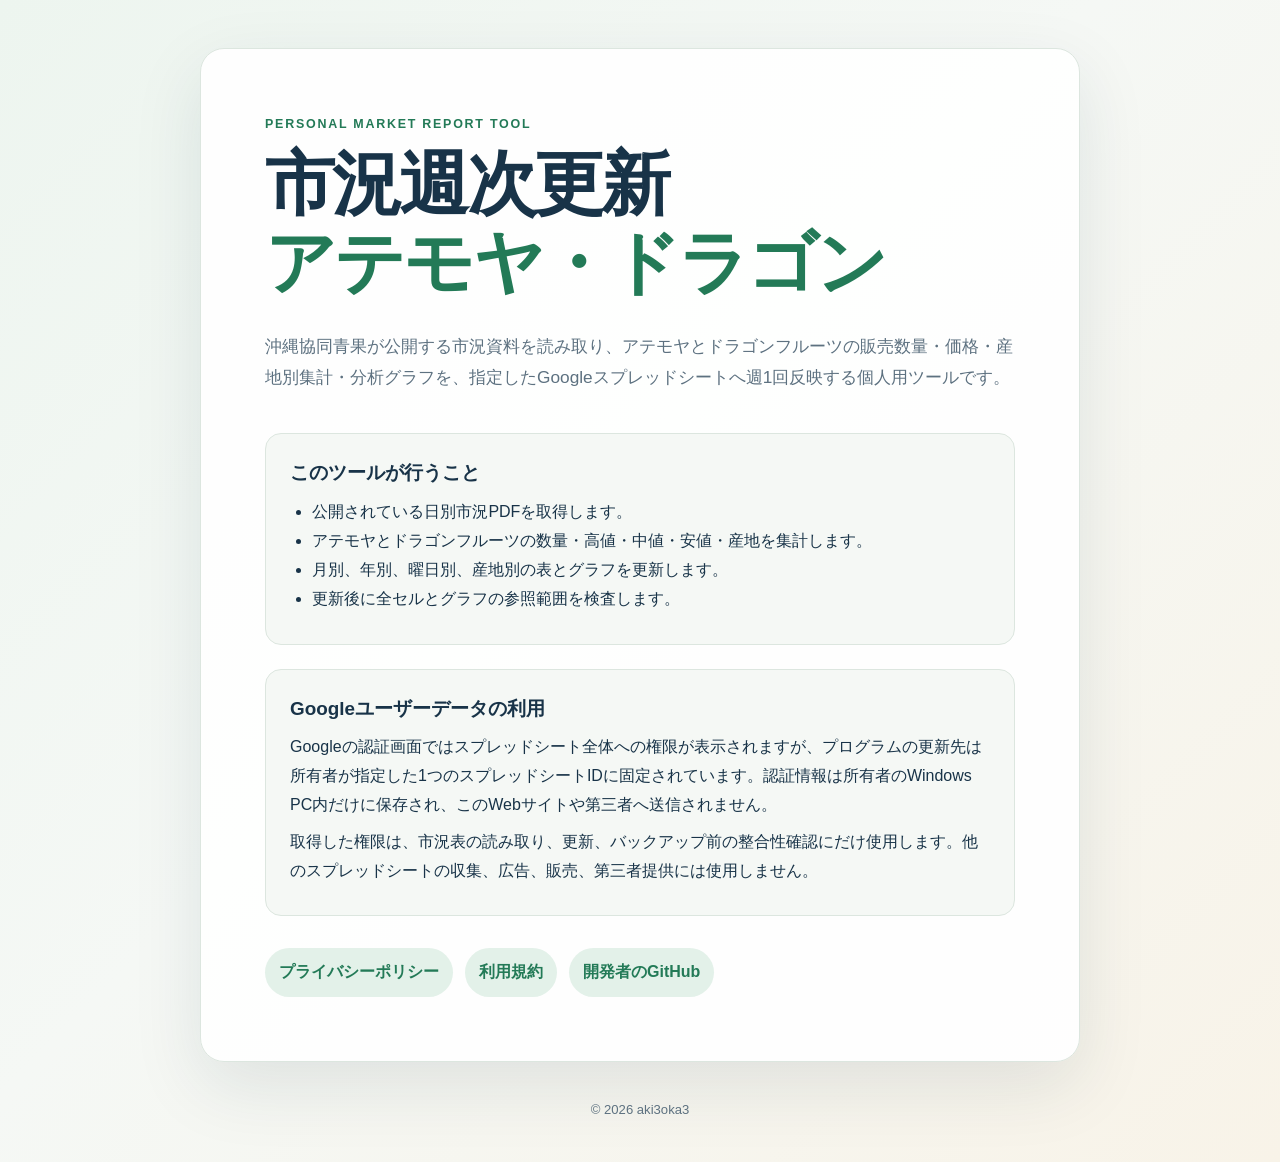
<file: index.html>
<!doctype html>
<html lang="ja">
<head>
  <meta charset="utf-8">
  <meta name="viewport" content="width=device-width, initial-scale=1">
  <title>市況週次更新（アテモヤ・ドラゴン）PC</title>
  <meta name="description" content="沖縄協同青果の公開市況資料から、アテモヤとドラゴンフルーツの市況を集計し、指定したGoogleスプレッドシートを更新する個人用ツールです。">
  <link rel="stylesheet" href="styles.css">
</head>
<body>
  <main>
    <p class="eyebrow">PERSONAL MARKET REPORT TOOL</p>
    <h1>市況週次更新<br><span>アテモヤ・ドラゴン</span></h1>
    <p class="lead">沖縄協同青果が公開する市況資料を読み取り、アテモヤとドラゴンフルーツの販売数量・価格・産地別集計・分析グラフを、指定したGoogleスプレッドシートへ週1回反映する個人用ツールです。</p>
    <section>
      <h2>このツールが行うこと</h2>
      <ul>
        <li>公開されている日別市況PDFを取得します。</li>
        <li>アテモヤとドラゴンフルーツの数量・高値・中値・安値・産地を集計します。</li>
        <li>月別、年別、曜日別、産地別の表とグラフを更新します。</li>
        <li>更新後に全セルとグラフの参照範囲を検査します。</li>
      </ul>
    </section>
    <section>
      <h2>Googleユーザーデータの利用</h2>
      <p>Googleの認証画面ではスプレッドシート全体への権限が表示されますが、プログラムの更新先は所有者が指定した1つのスプレッドシートIDに固定されています。認証情報は所有者のWindows PC内だけに保存され、このWebサイトや第三者へ送信されません。</p>
      <p>取得した権限は、市況表の読み取り、更新、バックアップ前の整合性確認にだけ使用します。他のスプレッドシートの収集、広告、販売、第三者提供には使用しません。</p>
    </section>
    <nav aria-label="関連文書">
      <a href="privacy.html">プライバシーポリシー</a>
      <a href="terms.html">利用規約</a>
      <a href="https://github.com/aki3oka3">開発者のGitHub</a>
    </nav>
  </main>
  <footer>© 2026 aki3oka3</footer>
</body>
</html>
</file>
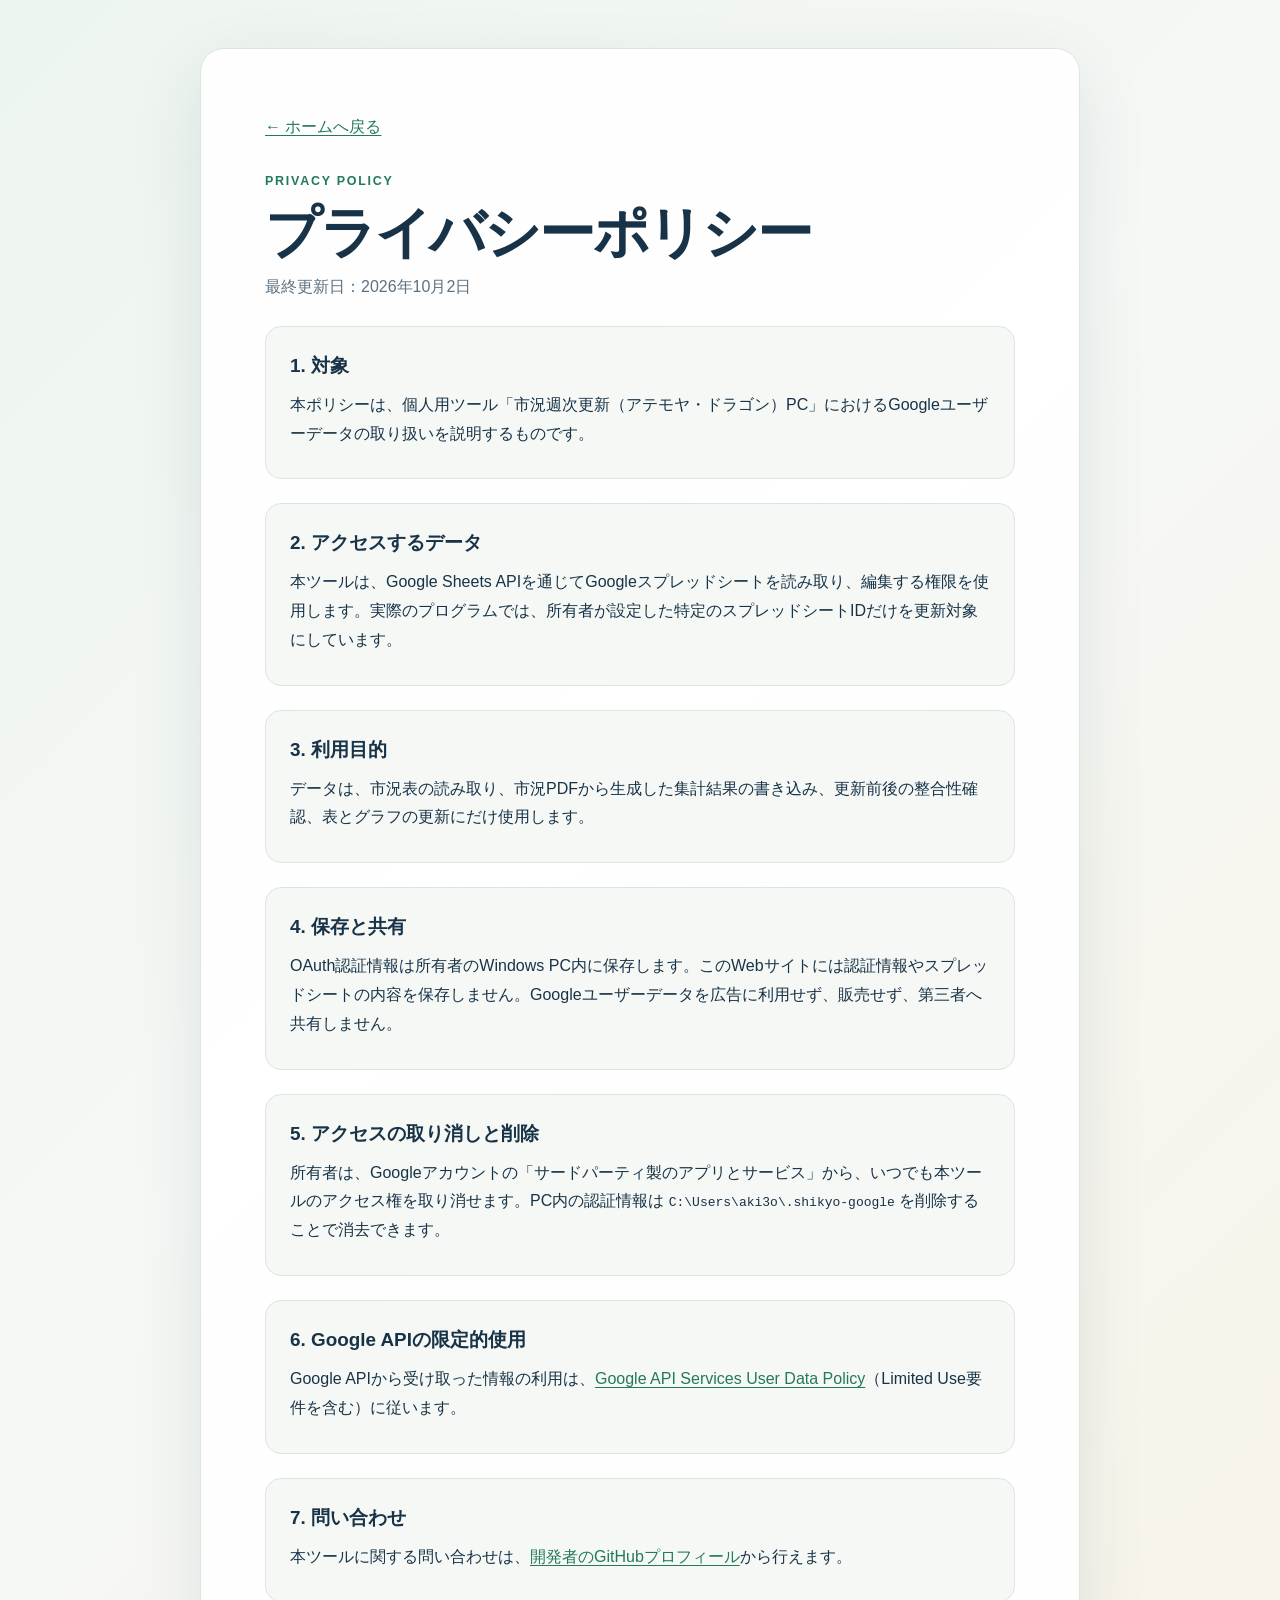
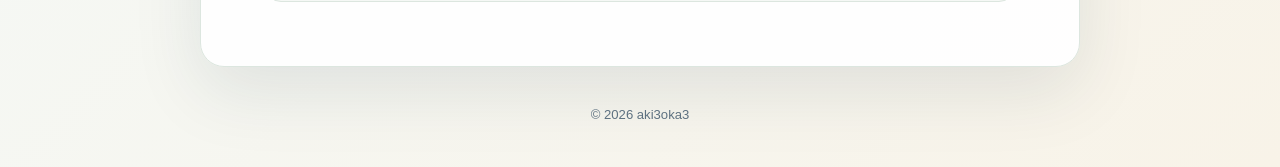
<file: privacy.html>
<!doctype html>
<html lang="ja">
<head>
  <meta charset="utf-8">
  <meta name="viewport" content="width=device-width, initial-scale=1">
  <title>プライバシーポリシー | 市況週次更新</title>
  <link rel="stylesheet" href="styles.css">
</head>
<body>
  <main>
    <a class="back" href="index.html">← ホームへ戻る</a>
    <p class="eyebrow">PRIVACY POLICY</p>
    <h1 class="document-title">プライバシーポリシー</h1>
    <p class="updated">最終更新日：2026年10月2日</p>
    <section><h2>1. 対象</h2><p>本ポリシーは、個人用ツール「市況週次更新（アテモヤ・ドラゴン）PC」におけるGoogleユーザーデータの取り扱いを説明するものです。</p></section>
    <section><h2>2. アクセスするデータ</h2><p>本ツールは、Google Sheets APIを通じてGoogleスプレッドシートを読み取り、編集する権限を使用します。実際のプログラムでは、所有者が設定した特定のスプレッドシートIDだけを更新対象にしています。</p></section>
    <section><h2>3. 利用目的</h2><p>データは、市況表の読み取り、市況PDFから生成した集計結果の書き込み、更新前後の整合性確認、表とグラフの更新にだけ使用します。</p></section>
    <section><h2>4. 保存と共有</h2><p>OAuth認証情報は所有者のWindows PC内に保存します。このWebサイトには認証情報やスプレッドシートの内容を保存しません。Googleユーザーデータを広告に利用せず、販売せず、第三者へ共有しません。</p></section>
    <section><h2>5. アクセスの取り消しと削除</h2><p>所有者は、Googleアカウントの「サードパーティ製のアプリとサービス」から、いつでも本ツールのアクセス権を取り消せます。PC内の認証情報は <code>C:\Users\aki3o\.shikyo-google</code> を削除することで消去できます。</p></section>
    <section><h2>6. Google APIの限定的使用</h2><p>Google APIから受け取った情報の利用は、<a href="https://developers.google.com/terms/api-services-user-data-policy">Google API Services User Data Policy</a>（Limited Use要件を含む）に従います。</p></section>
    <section><h2>7. 問い合わせ</h2><p>本ツールに関する問い合わせは、<a href="https://github.com/aki3oka3">開発者のGitHubプロフィール</a>から行えます。</p></section>
  </main>
  <footer>© 2026 aki3oka3</footer>
</body>
</html>
</file>
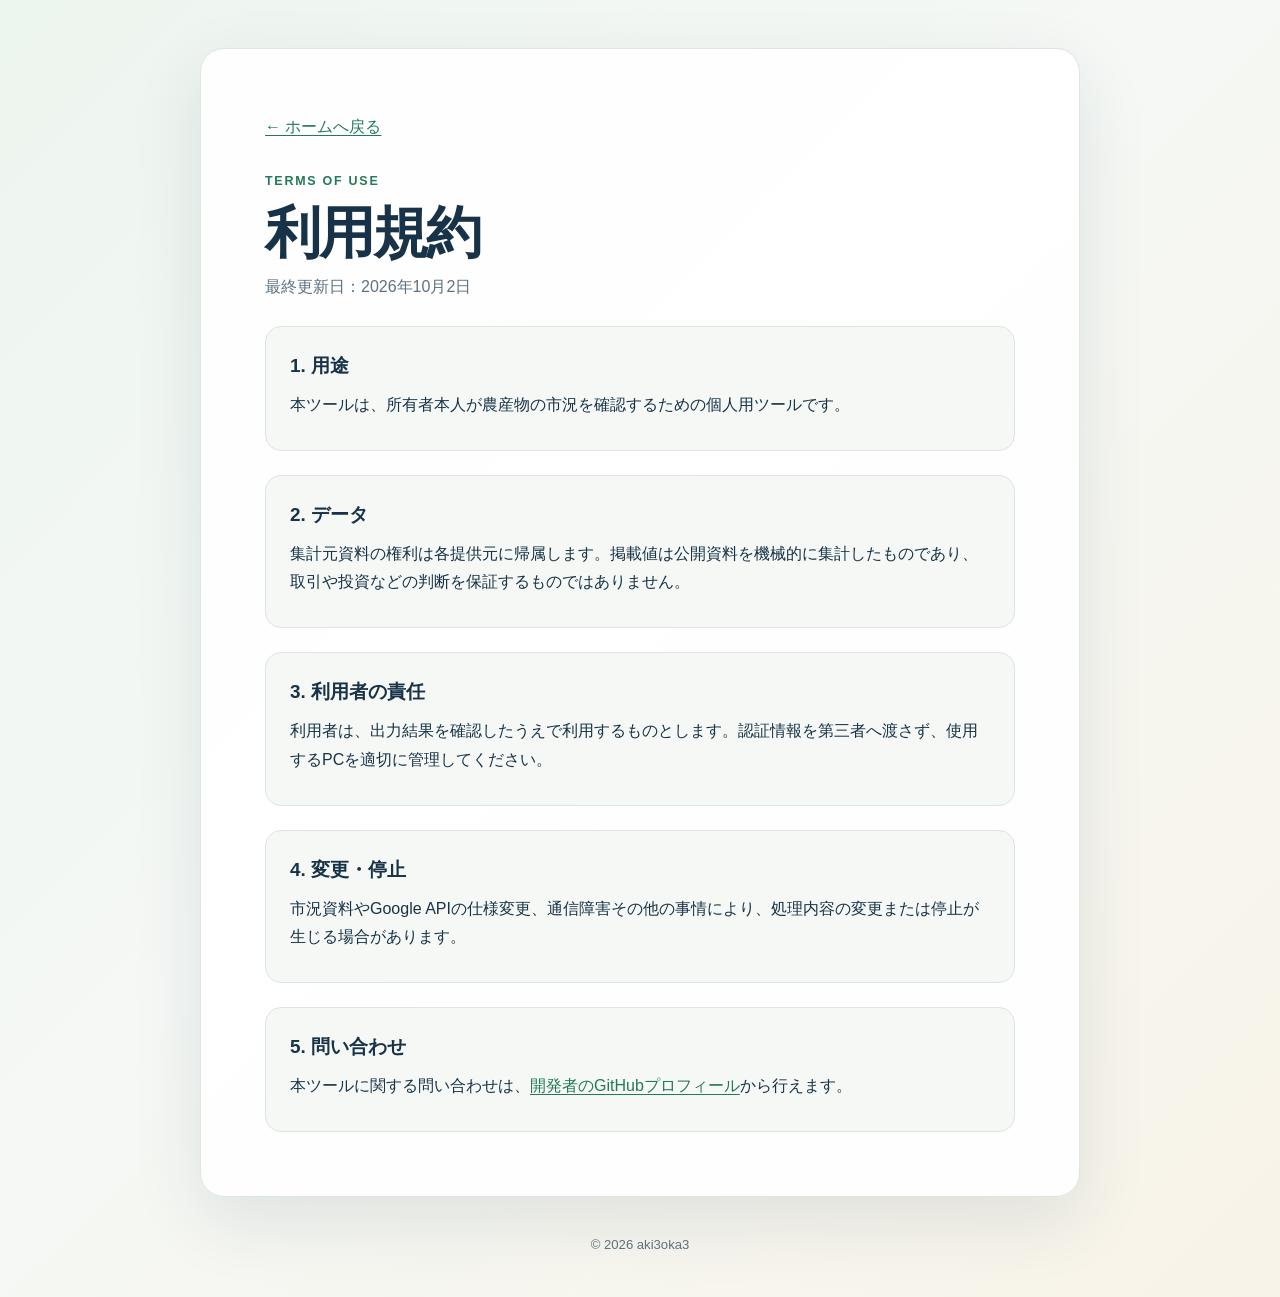
<file: terms.html>
<!doctype html>
<html lang="ja">
<head>
  <meta charset="utf-8">
  <meta name="viewport" content="width=device-width, initial-scale=1">
  <title>利用規約 | 市況週次更新</title>
  <link rel="stylesheet" href="styles.css">
</head>
<body>
  <main>
    <a class="back" href="index.html">← ホームへ戻る</a>
    <p class="eyebrow">TERMS OF USE</p>
    <h1 class="document-title">利用規約</h1>
    <p class="updated">最終更新日：2026年10月2日</p>
    <section><h2>1. 用途</h2><p>本ツールは、所有者本人が農産物の市況を確認するための個人用ツールです。</p></section>
    <section><h2>2. データ</h2><p>集計元資料の権利は各提供元に帰属します。掲載値は公開資料を機械的に集計したものであり、取引や投資などの判断を保証するものではありません。</p></section>
    <section><h2>3. 利用者の責任</h2><p>利用者は、出力結果を確認したうえで利用するものとします。認証情報を第三者へ渡さず、使用するPCを適切に管理してください。</p></section>
    <section><h2>4. 変更・停止</h2><p>市況資料やGoogle APIの仕様変更、通信障害その他の事情により、処理内容の変更または停止が生じる場合があります。</p></section>
    <section><h2>5. 問い合わせ</h2><p>本ツールに関する問い合わせは、<a href="https://github.com/aki3oka3">開発者のGitHubプロフィール</a>から行えます。</p></section>
  </main>
  <footer>© 2026 aki3oka3</footer>
</body>
</html>
</file>
<file: styles.css>
:root {
  color-scheme: light;
  --ink: #183348;
  --muted: #5d7180;
  --paper: #f5f8f5;
  --card: #ffffff;
  --line: #dce6df;
  --accent: #237a57;
  --accent-soft: #e3f1e9;
}
* { box-sizing: border-box; }
body {
  margin: 0;
  color: var(--ink);
  background: linear-gradient(135deg, #edf5ef 0%, var(--paper) 45%, #f8f3e8 100%);
  font-family: "Hiragino Kaku Gothic ProN", "Yu Gothic", Meiryo, sans-serif;
  line-height: 1.8;
}
main {
  width: min(880px, calc(100% - 32px));
  margin: 48px auto 24px;
  padding: clamp(28px, 6vw, 64px);
  background: rgba(255, 255, 255, .94);
  border: 1px solid var(--line);
  border-radius: 24px;
  box-shadow: 0 24px 70px rgba(24, 51, 72, .10);
}
.eyebrow { margin: 0 0 10px; color: var(--accent); font-size: .78rem; font-weight: 700; letter-spacing: .14em; }
h1 { margin: 0; font-size: clamp(2.1rem, 7vw, 4.4rem); line-height: 1.12; letter-spacing: -.04em; }
h1 span { color: var(--accent); }
.document-title { font-size: clamp(2rem, 6vw, 3.5rem); }
.lead { margin: 28px 0 40px; color: var(--muted); font-size: 1.08rem; }
section { margin-top: 24px; padding: 22px 24px; background: var(--paper); border: 1px solid var(--line); border-radius: 16px; }
h2 { margin: 0 0 8px; font-size: 1.18rem; }
p, ul { margin: 8px 0; }
ul { padding-left: 1.4em; }
a { color: var(--accent); text-underline-offset: 3px; }
nav { display: flex; flex-wrap: wrap; gap: 12px; margin-top: 32px; }
nav a { padding: 10px 14px; background: var(--accent-soft); border-radius: 999px; font-weight: 700; text-decoration: none; }
.back { display: inline-block; margin-bottom: 28px; }
.updated { color: var(--muted); }
code { overflow-wrap: anywhere; }
footer { padding: 12px 16px 40px; color: var(--muted); text-align: center; font-size: .82rem; }
@media (max-width: 560px) {
  main { margin-top: 16px; border-radius: 18px; }
  section { padding: 18px; }
}
</file>
